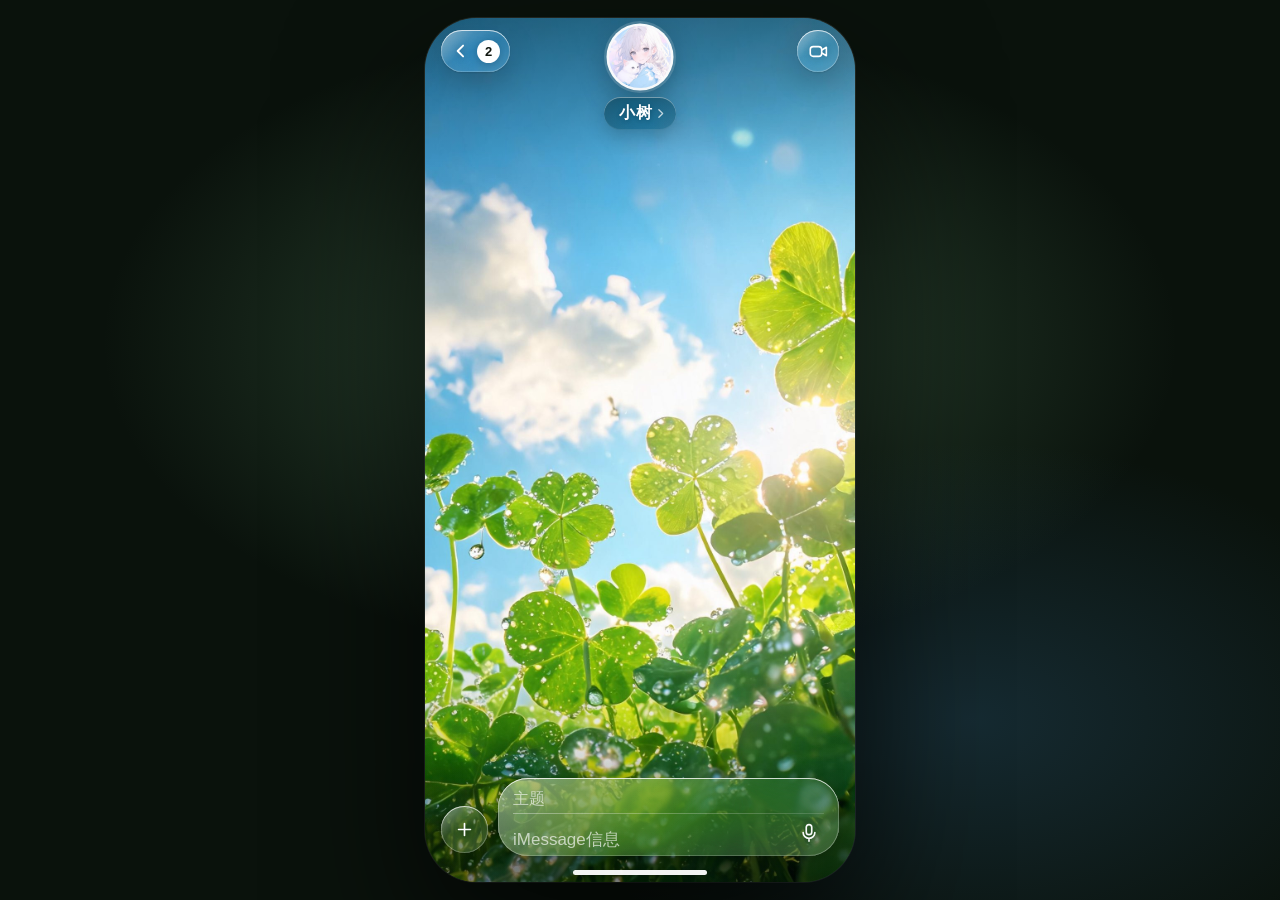
<file: index.html>
<!doctype html>
<html lang="zh-CN">
<head>
  <meta charset="utf-8" />
  <meta name="viewport" content="width=device-width, initial-scale=1, viewport-fit=cover, interactive-widget=resizes-content" />
  <meta name="theme-color" content="#0b140e" />
  <meta name="apple-mobile-web-app-capable" content="yes" />
  <meta name="mobile-web-app-capable" content="yes" />
  <meta name="apple-mobile-web-app-status-bar-style" content="black-translucent" />
  <meta name="apple-mobile-web-app-title" content="小树" />
  <meta name="format-detection" content="telephone=no" />
  <title>小树 · AI 聊天</title>
  <link rel="apple-touch-icon" href="assets/apple-touch-icon.png" />
  <link rel="icon" type="image/png" href="assets/icon-192.png" />
  <link rel="manifest" href="manifest.webmanifest" />
  <link rel="preload" as="image" href="assets/clover-bg.jpg" />
  <link rel="stylesheet" href="styles.css" />
</head>
<body>
  <div class="app theme-clover" id="app">
    <div class="bg" id="bg"></div>
    <div class="vignette"></div>
    <div class="scrim scrim-top"></div>
    <div class="scrim scrim-bottom"></div>

    <header class="topbar">
      <button class="glass back-btn" id="backBtn" aria-label="返回消息列表">
        <svg viewBox="0 0 24 24" class="ic"><path d="M14.5 5.5 8 12l6.5 6.5" /></svg>
        <span class="badge" id="unreadBadge">2</span>
      </button>

      <button class="peer" id="peerBtn" aria-label="查看对方的资料">
        <img class="avatar js-peer-avatar" src="assets/avatar.jpg" alt="" />
        <span class="name-pill">
          <span class="js-peer-name">小树</span>
          <svg viewBox="0 0 24 24" class="ic chev"><path d="m9 5 7 7-7 7" /></svg>
        </span>
      </button>

      <button class="glass call-btn" id="callBtn" aria-label="视频通话">
        <svg viewBox="0 0 24 24" class="ic">
          <rect x="2.6" y="6.4" width="13" height="11.2" rx="3.4" />
          <path d="M15.8 10.3 21 7.2v9.6l-5.2-3.1" />
        </svg>
      </button>
    </header>

    <main class="messages" id="messages" aria-live="polite">
      <div class="messages-inner" id="messagesInner"></div>
    </main>

    <div class="composer-dock" id="composerDock">
      <button class="glass plus-btn" id="plusBtn" aria-label="更多操作">
        <svg viewBox="0 0 24 24" class="ic"><path d="M12 5.2v13.6M5.2 12h13.6" /></svg>
      </button>
      <div class="composer">
        <input class="subject-input" id="subjectInput" placeholder="主题" maxlength="40" autocomplete="off" enterkeyhint="next" aria-label="主题" />
        <div class="composer-divider"></div>
        <div class="input-row">
          <textarea class="message-input" id="messageInput" rows="1" placeholder="iMessage信息" maxlength="2000" enterkeyhint="send" aria-label="消息内容"></textarea>
          <button class="icon-btn mic-btn" id="micBtn" aria-label="语音输入">
            <svg viewBox="0 0 24 24" class="ic">
              <rect x="9" y="2.8" width="6" height="11" rx="3" />
              <path d="M5.6 11.4a6.4 6.4 0 0 0 12.8 0M12 17.8v3.2" />
            </svg>
          </button>
          <button class="send-btn" id="sendBtn" aria-label="发送" hidden>
            <svg viewBox="0 0 24 24" class="ic"><path d="M12 19V5M6.2 10.8 12 5l5.8 5.8" /></svg>
          </button>
        </div>
      </div>
    </div>

    <div class="home-indicator" aria-hidden="true"></div>

    <div class="overlay" id="overlay" hidden>
      <div class="sheet" id="sheet" role="dialog" aria-modal="true" aria-label="操作面板"></div>
    </div>

    <div class="call-screen" id="callScreen" hidden>
      <div class="call-bg" id="callBg"></div>
      <div class="call-body">
        <div class="call-avatar-wrap">
          <img class="call-avatar js-peer-avatar" src="assets/avatar.jpg" alt="" />
        </div>
        <div class="call-name js-peer-name">小树</div>
        <div class="call-status" id="callStatus">正在呼叫…</div>
        <div class="call-actions">
          <button class="call-action" id="muteBtn" aria-label="静音">
            <span class="call-action-icon">
              <svg viewBox="0 0 24 24" class="ic">
                <rect x="9" y="2.8" width="6" height="11" rx="3" />
                <path d="M5.6 11.4a6.4 6.4 0 0 0 12.8 0M12 17.8v3.2" />
              </svg>
            </span>
            <span class="call-action-label">静音</span>
          </button>
          <button class="call-action" id="camBtn" aria-label="关闭摄像头">
            <span class="call-action-icon">
              <svg viewBox="0 0 24 24" class="ic">
                <rect x="2.6" y="6.4" width="13" height="11.2" rx="3.4" />
                <path d="M15.8 10.3 21 7.2v9.6l-5.2-3.1" />
              </svg>
            </span>
            <span class="call-action-label">摄像头</span>
          </button>
          <button class="call-action end" id="endCallBtn" aria-label="挂断">
            <span class="call-action-icon">
              <svg viewBox="0 0 24 24" class="ic phone">
                <path d="M4.2 10.5c4.7-4.2 10.9-4.2 15.6 0 .7.6.8 1.7.2 2.4l-1.6 1.7c-.5.5-1.3.6-1.9.2l-2-1.3c-.4-.3-.7-.8-.7-1.3v-1a10 10 0 0 0-3.6 0v1c0 .5-.2 1-.7 1.3l-2 1.3c-.6.4-1.4.3-1.9-.2l-1.6-1.7a1.8 1.8 0 0 1 .2-2.4Z" />
              </svg>
            </span>
            <span class="call-action-label">挂断</span>
          </button>
        </div>
      </div>
    </div>

    <div class="toast" id="toast" role="status" aria-live="polite"></div>
  </div>

  <script src="app.js"></script>
</body>
</html>
</file>
<file: styles.css>
/* ============================================================
   Liquid Glass design system
   多层高斯模糊 + 饱和度提升 + 镜面高光 + 折射边环
   ============================================================ */

:root {
  color-scheme: dark;
  --ease: cubic-bezier(0.22, 1, 0.36, 1);
  --spring: cubic-bezier(0.34, 1.36, 0.42, 1);
  --kb: 0px;
}

* { box-sizing: border-box; }

html, body {
  margin: 0;
  padding: 0;
  height: 100%;
  overflow: hidden;
}

body {
  font-family: -apple-system, BlinkMacSystemFont, "SF Pro Text", "SF Pro Display",
    "PingFang SC", "Hiragino Sans GB", "Noto Sans CJK SC", "Microsoft YaHei", sans-serif;
  /* 与背景同色系，任何缝隙都不会露出黑边 */
  background: linear-gradient(180deg, #8fc49a, #4e8f63 55%, #3a7a52);
  color: #fff;
  -webkit-tap-highlight-color: transparent;
  -webkit-font-smoothing: antialiased;
  text-rendering: optimizeLegibility;
}

@media (min-width: 560px) {
  body {
    display: flex;
    align-items: center;
    justify-content: center;
    background:
      radial-gradient(60% 50% at 50% 38%, rgba(96, 150, 108, 0.42), transparent 70%),
      radial-gradient(50% 44% at 76% 80%, rgba(43, 88, 120, 0.35), transparent 70%),
      #0a120c;
  }
}

button, input, textarea { font: inherit; color: inherit; }

button {
  border: 0;
  padding: 0;
  background: none;
  cursor: pointer;
  touch-action: manipulation;
}

img { display: block; }

.ic {
  width: 24px;
  height: 24px;
  fill: none;
  stroke: currentColor;
  stroke-width: 1.8;
  stroke-linecap: round;
  stroke-linejoin: round;
  flex: none;
}

/* ---------------- App shell ---------------- */

.app {
  position: relative;
  width: 100%;
  height: 100%;
  overflow: hidden;
  isolation: isolate;
  -webkit-user-select: none;
  user-select: none;
}

@media (min-width: 560px) {
  .app {
    width: 430px;
    height: min(920px, 96dvh);
    border-radius: 52px;
    box-shadow:
      0 60px 140px rgba(0, 0, 0, 0.72),
      0 0 0 1px rgba(255, 255, 255, 0.1),
      inset 0 0 0 1px rgba(255, 255, 255, 0.07);
  }
}

.bg {
  position: absolute;
  inset: -2%;
  background-color: #7fb98a;
  background-size: cover;
  background-position: center;
  z-index: 0;
  animation: kenburns 30s ease-in-out infinite alternate;
}

.app.theme-clover .bg { background-image: url("assets/clover-bg.jpg"); }
.app.theme-dusk .bg { background-image: url("assets/dusk-bg.jpg"); }
.app.theme-night .bg { background-image: url("assets/night-bg.jpg"); }

/* 暗角，增加画面纵深 */
.vignette {
  position: absolute;
  inset: 0;
  z-index: 1;
  pointer-events: none;
  background: radial-gradient(120% 90% at 50% 42%, transparent 55%, rgba(4, 12, 8, 0.28) 100%);
}

.scrim {
  position: absolute;
  left: 0;
  right: 0;
  pointer-events: none;
  z-index: 1;
}

.scrim-top {
  top: 0;
  height: 240px;
  background: linear-gradient(180deg, rgba(5, 14, 9, 0.38), rgba(5, 14, 9, 0.08) 58%, transparent);
}

.scrim-bottom {
  bottom: 0;
  height: 230px;
  background: linear-gradient(0deg, rgba(3, 9, 6, 0.48), rgba(3, 9, 6, 0.14) 55%, transparent);
}

/* ---------------- Liquid glass 材质 ---------------- */

.glass {
  position: relative;
  background:
    linear-gradient(155deg, rgba(255, 255, 255, 0.26) 0%, rgba(255, 255, 255, 0.09) 48%, rgba(255, 255, 255, 0.16) 100%);
  -webkit-backdrop-filter: blur(28px) saturate(210%) brightness(1.08);
  backdrop-filter: blur(28px) saturate(210%) brightness(1.08);
  box-shadow:
    0 10px 30px rgba(0, 0, 0, 0.2),
    0 1px 2px rgba(0, 0, 0, 0.12),
    inset 0 1px 0.5px rgba(255, 255, 255, 0.72),
    inset 0 -1px 0.5px rgba(255, 255, 255, 0.18),
    inset 1px 0 0.5px rgba(255, 255, 255, 0.22),
    inset -1px 0 0.5px rgba(255, 255, 255, 0.22);
}

/* 顶部镜面流光 */
.glass::before {
  content: "";
  position: absolute;
  inset: 0;
  border-radius: inherit;
  background: linear-gradient(128deg, rgba(255, 255, 255, 0.34) 0%, rgba(255, 255, 255, 0.04) 34%, transparent 60%);
  opacity: 0.9;
  pointer-events: none;
}

/* ---------------- Top bar ---------------- */

.topbar {
  position: absolute;
  top: calc(env(safe-area-inset-top, 0px) + 8px);
  left: 0;
  right: 0;
  height: 112px;
  z-index: 35;
  pointer-events: none;
}

.topbar > * { pointer-events: auto; }

.back-btn {
  position: absolute;
  left: 16px;
  top: 4px;
  height: 42px;
  padding: 0 10px;
  border-radius: 21px;
  display: flex;
  align-items: center;
  gap: 6px;
  color: #fff;
  transition: transform 0.22s var(--spring), filter 0.2s;
}

.back-btn .ic {
  width: 20px;
  height: 20px;
  stroke-width: 2.3;
  filter: drop-shadow(0 1px 3px rgba(0, 0, 0, 0.28));
}

.back-btn:active { transform: scale(0.93); filter: brightness(1.18); }

.badge {
  min-width: 23px;
  height: 23px;
  padding: 0 6px;
  border-radius: 12px;
  background: #fff;
  color: #10160f;
  font-size: 13px;
  font-weight: 700;
  line-height: 1;
  display: flex;
  align-items: center;
  justify-content: center;
  font-variant-numeric: tabular-nums;
  box-shadow: 0 2px 8px rgba(0, 0, 0, 0.2);
}

.badge[hidden] { display: none; }

.call-btn {
  position: absolute;
  right: 16px;
  top: 4px;
  width: 42px;
  height: 42px;
  border-radius: 50%;
  display: grid;
  place-items: center;
  color: #fff;
  transition: transform 0.22s var(--spring), filter 0.2s;
}

.call-btn .ic {
  width: 21px;
  height: 21px;
  filter: drop-shadow(0 1px 3px rgba(0, 0, 0, 0.24));
}

.call-btn:active { transform: scale(0.9); filter: brightness(1.18); }

.peer {
  position: absolute;
  left: 50%;
  top: 0;
  transform: translateX(-50%);
  display: flex;
  flex-direction: column;
  align-items: center;
  gap: 9px;
  color: #fff;
}

.avatar {
  width: 62px;
  height: 62px;
  border-radius: 50%;
  object-fit: cover;
  background: #d5ded8;
  box-shadow:
    0 0 0 2.5px rgba(255, 255, 255, 0.96),
    0 0 0 5px rgba(255, 255, 255, 0.16),
    0 12px 30px rgba(0, 0, 0, 0.32);
}

.name-pill {
  position: relative;
  display: flex;
  align-items: center;
  gap: 2px;
  height: 33px;
  padding: 0 9px 0 15px;
  border-radius: 17px;
  background: linear-gradient(155deg, rgba(16, 26, 19, 0.42), rgba(16, 26, 19, 0.26));
  -webkit-backdrop-filter: blur(22px) saturate(190%);
  backdrop-filter: blur(22px) saturate(190%);
  box-shadow:
    0 6px 20px rgba(0, 0, 0, 0.2),
    inset 0 1px 0.5px rgba(255, 255, 255, 0.4),
    inset 0 -1px 0.5px rgba(255, 255, 255, 0.1);
  font-size: 16px;
  font-weight: 600;
  letter-spacing: 0.5px;
  text-shadow: 0 1px 4px rgba(0, 0, 0, 0.24);
  transition: transform 0.22s var(--spring), background 0.2s;
}

.name-pill .chev {
  width: 13px;
  height: 13px;
  stroke-width: 2.3;
  opacity: 0.72;
}

.peer:active .name-pill {
  transform: scale(0.96);
  background: linear-gradient(155deg, rgba(16, 26, 19, 0.56), rgba(16, 26, 19, 0.4));
}

/* ---------------- Messages ---------------- */

.messages {
  position: absolute;
  inset: 0;
  z-index: 10;
  overflow-y: auto;
  overflow-x: hidden;
  -webkit-overflow-scrolling: touch;
  overscroll-behavior: contain;
  scrollbar-width: none;
}

.messages::-webkit-scrollbar { display: none; }

.messages-inner {
  min-height: 100%;
  padding: calc(env(safe-area-inset-top, 0px) + 118px) 18px calc(var(--dock-pad, 190px));
  display: flex;
  flex-direction: column;
  justify-content: flex-end;
  gap: 8px;
}

.msg-row {
  display: flex;
  width: 100%;
  animation: msg-in 0.4s var(--spring) both;
}

.msg-row.out { justify-content: flex-end; }

.bubble {
  position: relative;
  max-width: min(78%, 310px);
  padding: 9px 15px 10px;
  border-radius: 21px;
  font-size: 16.5px;
  line-height: 1.52;
  letter-spacing: 0.15px;
  white-space: pre-wrap;
  word-wrap: break-word;
  overflow-wrap: anywhere;
}

.bubble > * { position: relative; z-index: 1; }

/* 发送：蓝色玻璃，带顶部流光 */
.out .bubble {
  background: linear-gradient(168deg, #57b1ff 0%, #1f7bff 52%, #0a5ef0 100%);
  border-bottom-right-radius: 7px;
  color: #fff;
  box-shadow:
    0 10px 26px rgba(8, 80, 190, 0.34),
    0 2px 5px rgba(8, 70, 170, 0.22),
    inset 0 1px 0.5px rgba(255, 255, 255, 0.5),
    inset 0 -1px 0.5px rgba(255, 255, 255, 0.14);
  text-shadow: 0 1px 1px rgba(10, 60, 140, 0.2);
}

.out .bubble::before {
  content: "";
  position: absolute;
  inset: 0;
  border-radius: inherit;
  background: linear-gradient(126deg, rgba(255, 255, 255, 0.32) 0%, rgba(255, 255, 255, 0.05) 38%, transparent 62%);
  pointer-events: none;
}

/* 接收：透明玻璃，折射边环 + 镜面 */
.in .bubble {
  background: linear-gradient(155deg, rgba(255, 255, 255, 0.2) 0%, rgba(255, 255, 255, 0.07) 50%, rgba(255, 255, 255, 0.13) 100%);
  -webkit-backdrop-filter: blur(30px) saturate(200%) brightness(1.06);
  backdrop-filter: blur(30px) saturate(200%) brightness(1.06);
  border-bottom-left-radius: 7px;
  color: #fff;
  text-shadow: 0 1px 2px rgba(0, 0, 0, 0.16);
  box-shadow:
    0 12px 30px rgba(0, 0, 0, 0.18),
    0 1px 2px rgba(0, 0, 0, 0.1),
    inset 0 1px 0.5px rgba(255, 255, 255, 0.66),
    inset 0 -1px 0.5px rgba(255, 255, 255, 0.16),
    inset 1px 0 0.5px rgba(255, 255, 255, 0.2),
    inset -1px 0 0.5px rgba(255, 255, 255, 0.2);
}

.in .bubble::before {
  content: "";
  position: absolute;
  inset: 0;
  border-radius: inherit;
  background: linear-gradient(126deg, rgba(255, 255, 255, 0.26) 0%, rgba(255, 255, 255, 0.04) 36%, transparent 60%);
  pointer-events: none;
}

.bubble-text {
  -webkit-user-select: text;
  user-select: text;
}

.subject-line {
  display: block;
  font-size: 12.5px;
  font-weight: 700;
  letter-spacing: 0.3px;
  opacity: 0.85;
  margin-bottom: 3px;
}

.time-divider {
  align-self: center;
  margin: 6px 0 2px;
  padding: 5px 12px;
  border-radius: 13px;
  background: rgba(10, 18, 12, 0.32);
  -webkit-backdrop-filter: blur(16px) saturate(170%);
  backdrop-filter: blur(16px) saturate(170%);
  box-shadow:
    inset 0 1px 0.5px rgba(255, 255, 255, 0.22),
    0 4px 14px rgba(0, 0, 0, 0.12);
  font-size: 11.5px;
  font-weight: 500;
  letter-spacing: 0.3px;
  color: rgba(255, 255, 255, 0.92);
  text-shadow: 0 1px 5px rgba(0, 0, 0, 0.3);
}

.typing-bubble {
  display: flex;
  align-items: center;
  gap: 5px;
  min-width: 56px;
  padding: 14px 17px;
}

.typing-bubble span {
  width: 7px;
  height: 7px;
  border-radius: 50%;
  background: rgba(255, 255, 255, 0.9);
  box-shadow: 0 1px 3px rgba(0, 0, 0, 0.15);
  animation: typing 1.25s infinite ease-in-out;
}

.typing-bubble span:nth-child(2) { animation-delay: 0.16s; }
.typing-bubble span:nth-child(3) { animation-delay: 0.32s; }

/* ---------------- Composer ---------------- */

.composer-dock {
  position: absolute;
  left: 0;
  right: 0;
  bottom: calc(env(safe-area-inset-bottom, 0px) + 26px);
  z-index: 30;
  display: flex;
  align-items: flex-end;
  gap: 10px;
  padding: 0 16px;
  transform: translateY(calc(var(--kb, 0px) * -1));
  transition: transform 0.3s var(--spring);
  will-change: transform;
}

.plus-btn {
  width: 47px;
  height: 47px;
  flex: 0 0 47px;
  margin-bottom: 3px;
  border-radius: 50%;
  display: grid;
  place-items: center;
  color: #fff;
  transition: transform 0.22s var(--spring), filter 0.2s;
}

.plus-btn .ic {
  width: 21px;
  height: 21px;
  stroke-width: 1.9;
  filter: drop-shadow(0 1px 3px rgba(0, 0, 0, 0.24));
}

.plus-btn:active { transform: scale(0.9); filter: brightness(1.18); }

.composer {
  flex: 1;
  min-width: 0;
  border-radius: 30px;
  padding: 9px 15px 8px;
  background: linear-gradient(158deg, rgba(255, 255, 255, 0.28) 0%, rgba(255, 255, 255, 0.1) 50%, rgba(255, 255, 255, 0.18) 100%);
  -webkit-backdrop-filter: blur(34px) saturate(210%) brightness(1.07);
  backdrop-filter: blur(34px) saturate(210%) brightness(1.07);
  box-shadow:
    0 14px 38px rgba(0, 0, 0, 0.24),
    0 2px 6px rgba(0, 0, 0, 0.12),
    inset 0 1px 0.5px rgba(255, 255, 255, 0.78),
    inset 0 -1px 0.5px rgba(255, 255, 255, 0.2),
    inset 1px 0 0.5px rgba(255, 255, 255, 0.22),
    inset -1px 0 0.5px rgba(255, 255, 255, 0.22);
}

.composer::before {
  content: "";
  position: absolute;
  inset: 0;
  border-radius: inherit;
  background: linear-gradient(128deg, rgba(255, 255, 255, 0.3) 0%, rgba(255, 255, 255, 0.04) 36%, transparent 62%);
  opacity: 0.85;
  pointer-events: none;
}

.composer > * { position: relative; }

.subject-input {
  display: block;
  width: 100%;
  height: 24px;
  padding: 0;
  border: 0;
  outline: 0;
  background: transparent;
  font-size: 16px;
  letter-spacing: 0.2px;
  color: rgba(255, 255, 255, 0.97);
  caret-color: #fff;
  -webkit-user-select: text;
  user-select: text;
}

.subject-input::placeholder { color: rgba(255, 255, 255, 0.62); }

.composer-divider {
  height: 1px;
  margin: 2px 0 0;
  background: linear-gradient(90deg, rgba(255, 255, 255, 0.36), rgba(255, 255, 255, 0.14));
}

.input-row {
  display: flex;
  align-items: flex-end;
  gap: 6px;
  padding-top: 3px;
}

.message-input {
  flex: 1;
  min-width: 0;
  height: 25px;
  max-height: 100px;
  padding: 4px 0 3px;
  border: 0;
  outline: 0;
  resize: none;
  background: transparent;
  font-size: 17px;
  line-height: 25px;
  color: #fff;
  caret-color: #fff;
  scrollbar-width: none;
  -webkit-user-select: text;
  user-select: text;
}

.message-input::-webkit-scrollbar { display: none; }

.message-input::placeholder { color: rgba(255, 255, 255, 0.66); }

.mic-btn {
  width: 30px;
  height: 32px;
  display: grid;
  place-items: center;
  color: rgba(255, 255, 255, 0.97);
  margin-bottom: -1px;
  transition: color 0.2s, transform 0.2s;
}

.mic-btn .ic {
  width: 22px;
  height: 22px;
  filter: drop-shadow(0 1px 3px rgba(0, 0, 0, 0.18));
}

.mic-btn[hidden] { display: none; }

.mic-btn.recording {
  color: #ff8a80;
  animation: pulse 1.1s infinite;
}

.send-btn {
  width: 30px;
  height: 30px;
  border-radius: 50%;
  display: grid;
  place-items: center;
  background: linear-gradient(168deg, #57b1ff, #0a5ef0);
  color: #fff;
  box-shadow:
    0 4px 14px rgba(8, 80, 190, 0.4),
    inset 0 1px 0.5px rgba(255, 255, 255, 0.5);
  transition: opacity 0.18s, transform 0.22s var(--spring);
}

.send-btn .ic {
  width: 18px;
  height: 18px;
  stroke-width: 2.5;
}

.send-btn[hidden] { display: none; }
.send-btn[disabled] { opacity: 0.45; }
.send-btn:active { transform: scale(0.9); }

.home-indicator {
  position: absolute;
  left: 50%;
  bottom: calc(env(safe-area-inset-bottom, 0px) + 7px);
  transform: translateX(-50%);
  width: 134px;
  height: 5px;
  border-radius: 3px;
  background: rgba(255, 255, 255, 0.95);
  box-shadow: 0 1px 4px rgba(0, 0, 0, 0.2);
  z-index: 45;
  pointer-events: none;
}

/* ---------------- Sheets ---------------- */

.overlay {
  position: absolute;
  inset: 0;
  z-index: 100;
  display: flex;
  align-items: flex-end;
  justify-content: center;
  background: rgba(2, 8, 5, 0.34);
  -webkit-backdrop-filter: blur(6px) saturate(120%);
  backdrop-filter: blur(6px) saturate(120%);
  opacity: 0;
  transition: opacity 0.28s var(--ease);
}

.overlay.show { opacity: 1; }
.overlay[hidden] { display: none; }

.sheet {
  width: 100%;
  max-height: 82%;
  margin: 0 9px calc(9px + env(safe-area-inset-bottom, 0px));
  padding: 10px 17px 20px;
  border-radius: 34px;
  background: linear-gradient(160deg, rgba(44, 56, 48, 0.66) 0%, rgba(26, 34, 28, 0.74) 100%);
  -webkit-backdrop-filter: blur(54px) saturate(190%) brightness(1.06);
  backdrop-filter: blur(54px) saturate(190%) brightness(1.06);
  box-shadow:
    0 34px 90px rgba(0, 0, 0, 0.5),
    0 4px 14px rgba(0, 0, 0, 0.24),
    inset 0 1px 0.5px rgba(255, 255, 255, 0.4),
    inset 0 -1px 0.5px rgba(255, 255, 255, 0.1),
    inset 1px 0 0.5px rgba(255, 255, 255, 0.12),
    inset -1px 0 0.5px rgba(255, 255, 255, 0.12);
  overflow-y: auto;
  overscroll-behavior: contain;
  transform: translateY(30px) scale(0.97);
  opacity: 0;
  transition: transform 0.48s var(--spring), opacity 0.26s var(--ease);
  scrollbar-width: none;
}

.sheet::-webkit-scrollbar { display: none; }

.overlay.show .sheet {
  transform: none;
  opacity: 1;
}

.sheet::before {
  content: "";
  position: sticky;
  top: 0;
  display: block;
  height: 0;
}

.grabber {
  width: 38px;
  height: 5px;
  margin: 0 auto 13px;
  border-radius: 3px;
  background: rgba(255, 255, 255, 0.34);
  box-shadow: inset 0 0.5px 0.5px rgba(255, 255, 255, 0.5);
}

.sheet-title {
  margin: 2px 0 14px;
  font-size: 17px;
  font-weight: 700;
  letter-spacing: 0.3px;
  text-align: center;
  text-shadow: 0 1px 6px rgba(0, 0, 0, 0.18);
}

.sheet-sub {
  margin: -8px 0 14px;
  font-size: 12.5px;
  color: rgba(255, 255, 255, 0.52);
  text-align: center;
}

.action {
  width: 100%;
  display: flex;
  align-items: center;
  gap: 14px;
  padding: 10px;
  border-radius: 18px;
  font-size: 16.5px;
  text-align: left;
  color: #fff;
  transition: background 0.18s, transform 0.22s var(--spring);
}

.action:active {
  background: rgba(255, 255, 255, 0.1);
  transform: scale(0.98);
}

.action-icon {
  width: 37px;
  height: 37px;
  flex: 0 0 37px;
  border-radius: 12px;
  display: grid;
  place-items: center;
  background: linear-gradient(160deg, rgba(255, 255, 255, 0.22), rgba(255, 255, 255, 0.08));
  box-shadow:
    inset 0 1px 0.5px rgba(255, 255, 255, 0.45),
    0 3px 10px rgba(0, 0, 0, 0.14);
}

.action-icon .ic {
  width: 19px;
  height: 19px;
}

.action.danger { color: #ff8a80; }

.action.danger .action-icon {
  background: linear-gradient(160deg, rgba(255, 96, 84, 0.4), rgba(255, 96, 84, 0.16));
}

.sheet-sep {
  height: 1px;
  margin: 7px 10px;
  background: linear-gradient(90deg, transparent, rgba(255, 255, 255, 0.14) 22%, rgba(255, 255, 255, 0.14) 78%, transparent);
}

/* avatar picker inside settings sheet */

.avatar-row {
  display: flex;
  align-items: center;
  gap: 14px;
  padding: 2px 4px 12px;
}

.avatar-pick {
  width: 58px;
  height: 58px;
  flex: 0 0 58px;
  border-radius: 50%;
  object-fit: cover;
  background: #d5ded8;
  cursor: pointer;
  box-shadow:
    0 0 0 2px rgba(255, 255, 255, 0.75),
    0 6px 18px rgba(0, 0, 0, 0.24);
}

.avatar-row-main { flex: 1; min-width: 0; }

.avatar-row-title {
  font-size: 15.5px;
  font-weight: 600;
  margin-bottom: 3px;
}

.link-btn {
  padding: 0;
  font-size: 13.5px;
  color: #82c8ff;
  text-align: left;
}

/* theme picker */

.theme-grid {
  display: grid;
  grid-template-columns: repeat(4, 1fr);
  gap: 10px;
  padding: 2px 2px 10px;
}

.theme-item {
  position: relative;
  aspect-ratio: 3 / 4.6;
  border-radius: 17px;
  overflow: hidden;
  background-size: cover;
  background-position: center;
  box-shadow:
    0 6px 18px rgba(0, 0, 0, 0.26),
    inset 0 0 0 1px rgba(255, 255, 255, 0.2);
  transition: transform 0.24s var(--spring), box-shadow 0.2s;
}

.theme-item:active { transform: scale(0.95); }

.theme-item.selected {
  box-shadow:
    0 8px 22px rgba(0, 0, 0, 0.3),
    0 0 0 2.5px rgba(130, 205, 255, 0.95),
    0 0 14px rgba(110, 190, 255, 0.4);
}

.theme-label {
  position: absolute;
  left: 0;
  right: 0;
  bottom: 0;
  padding: 18px 4px 6px;
  font-size: 11.5px;
  font-weight: 600;
  text-align: center;
  text-shadow: 0 1px 4px rgba(0, 0, 0, 0.45);
  background: linear-gradient(transparent, rgba(0, 0, 0, 0.58));
}

.theme-check {
  position: absolute;
  top: 7px;
  right: 7px;
  width: 20px;
  height: 20px;
  border-radius: 50%;
  display: grid;
  place-items: center;
  background: linear-gradient(168deg, #6cc4ff, #0a7bf0);
  color: #fff;
  box-shadow: 0 2px 8px rgba(0, 60, 140, 0.4), inset 0 1px 0.5px rgba(255, 255, 255, 0.55);
  opacity: 0;
  transform: scale(0.6);
  transition: opacity 0.2s var(--ease), transform 0.24s var(--spring);
}

.theme-check .ic {
  width: 12px;
  height: 12px;
  stroke-width: 2.6;
}

.theme-item.selected .theme-check {
  opacity: 1;
  transform: none;
}

/* settings */

.field { margin-bottom: 12px; }

.field label {
  display: block;
  margin: 0 4px 6px;
  font-size: 12px;
  font-weight: 600;
  letter-spacing: 0.4px;
  color: rgba(255, 255, 255, 0.6);
}

.field input {
  width: 100%;
  height: 44px;
  padding: 0 14px;
  border-radius: 14px;
  border: 0;
  background: rgba(255, 255, 255, 0.1);
  box-shadow:
    inset 0 1px 0.5px rgba(255, 255, 255, 0.22),
    inset 0 -1px 0.5px rgba(255, 255, 255, 0.05);
  outline: 0;
  font-size: 16px;
  color: #fff;
  transition: background 0.2s, box-shadow 0.2s;
  -webkit-user-select: text;
  user-select: text;
}

.field input:focus {
  background: rgba(255, 255, 255, 0.14);
  box-shadow:
    inset 0 1px 0.5px rgba(255, 255, 255, 0.24),
    0 0 0 2.5px rgba(110, 190, 255, 0.55);
}

.field input::placeholder { color: rgba(255, 255, 255, 0.4); }

.hint {
  margin: 4px 4px 14px;
  font-size: 12px;
  line-height: 1.65;
  color: rgba(255, 255, 255, 0.5);
}

.primary-btn {
  width: 100%;
  height: 48px;
  border-radius: 16px;
  background: linear-gradient(168deg, #57b1ff 0%, #1f7bff 55%, #0a5ef0 100%);
  color: #fff;
  font-size: 16px;
  font-weight: 600;
  letter-spacing: 0.3px;
  box-shadow:
    0 12px 28px rgba(8, 80, 190, 0.36),
    inset 0 1px 0.5px rgba(255, 255, 255, 0.45);
  text-shadow: 0 1px 1px rgba(10, 60, 140, 0.24);
  transition: transform 0.22s var(--spring), filter 0.2s;
}

.primary-btn:active { transform: scale(0.98); filter: brightness(1.1); }

.secondary-btn {
  width: 100%;
  height: 46px;
  margin-top: 10px;
  border-radius: 16px;
  background: linear-gradient(160deg, rgba(255, 255, 255, 0.16), rgba(255, 255, 255, 0.07));
  box-shadow:
    inset 0 1px 0.5px rgba(255, 255, 255, 0.34),
    0 4px 14px rgba(0, 0, 0, 0.12);
  font-size: 15.5px;
  font-weight: 500;
  color: #fff;
  transition: transform 0.22s var(--spring), background 0.2s;
}

.secondary-btn:active {
  transform: scale(0.98);
  background: linear-gradient(160deg, rgba(255, 255, 255, 0.22), rgba(255, 255, 255, 0.11));
}

/* profile */

.profile {
  display: flex;
  flex-direction: column;
  align-items: center;
  padding: 2px 8px 0;
  text-align: center;
}

.profile-avatar {
  width: 88px;
  height: 88px;
  border-radius: 50%;
  object-fit: cover;
  background: #d5ded8;
  box-shadow:
    0 0 0 2.5px rgba(255, 255, 255, 0.95),
    0 0 0 5.5px rgba(255, 255, 255, 0.14),
    0 16px 40px rgba(0, 0, 0, 0.4);
}

.profile-name {
  margin-top: 13px;
  font-size: 22px;
  font-weight: 700;
  letter-spacing: 0.5px;
  text-shadow: 0 2px 8px rgba(0, 0, 0, 0.22);
}

.profile-sub {
  margin-top: 3px;
  font-size: 12.5px;
  color: rgba(255, 255, 255, 0.56);
}

.profile-bio {
  margin: 13px 0 18px;
  font-size: 13.5px;
  line-height: 1.75;
  color: rgba(255, 255, 255, 0.78);
}

.profile-actions {
  width: 100%;
  display: grid;
  gap: 9px;
}

.profile-actions .secondary-btn { margin-top: 0; }

/* conversation list */

.conv-row {
  width: 100%;
  display: flex;
  align-items: center;
  gap: 12px;
  padding: 10px 8px;
  border-radius: 18px;
  text-align: left;
  transition: background 0.18s, transform 0.22s var(--spring);
}

.conv-row:active {
  background: rgba(255, 255, 255, 0.09);
  transform: scale(0.99);
}

.conv-avatar {
  width: 50px;
  height: 50px;
  flex: 0 0 50px;
  border-radius: 50%;
  object-fit: cover;
  background: #d5ded8;
  box-shadow: 0 0 0 1.5px rgba(255, 255, 255, 0.7), 0 5px 14px rgba(0, 0, 0, 0.2);
}

.conv-main { flex: 1; min-width: 0; }

.conv-top {
  display: flex;
  align-items: baseline;
  justify-content: space-between;
  gap: 8px;
}

.conv-name {
  font-size: 16.5px;
  font-weight: 600;
}

.conv-time {
  flex: none;
  font-size: 11.5px;
  color: rgba(255, 255, 255, 0.48);
}

.conv-sub {
  display: flex;
  align-items: center;
  gap: 8px;
  margin-top: 3px;
}

.conv-preview {
  flex: 1;
  min-width: 0;
  font-size: 13px;
  color: rgba(255, 255, 255, 0.54);
  overflow: hidden;
  text-overflow: ellipsis;
  white-space: nowrap;
}

.conv-badge {
  flex: none;
  min-width: 20px;
  height: 20px;
  padding: 0 6px;
  border-radius: 10px;
  background: linear-gradient(168deg, #6cc4ff, #0a7bf0);
  color: #fff;
  font-size: 11.5px;
  font-weight: 700;
  display: flex;
  align-items: center;
  justify-content: center;
  box-shadow: 0 3px 10px rgba(0, 70, 160, 0.35);
}

.conv-badge[hidden] { display: none; }

/* ---------------- Call ---------------- */

.call-screen {
  position: absolute;
  inset: 0;
  z-index: 150;
  display: flex;
  align-items: center;
  justify-content: center;
  overflow: hidden;
}

.call-screen[hidden] { display: none; }

.call-bg {
  position: absolute;
  inset: -40px;
  background-size: cover;
  background-position: center;
  filter: blur(34px) brightness(0.5) saturate(1.2);
  transform: scale(1.14);
}

.call-screen::after {
  content: "";
  position: absolute;
  inset: 0;
  background: linear-gradient(180deg, rgba(5, 12, 8, 0.2), rgba(3, 8, 5, 0.74));
}

.call-body {
  position: relative;
  z-index: 1;
  width: 100%;
  padding: 0 34px;
  display: flex;
  flex-direction: column;
  align-items: center;
  text-align: center;
  animation: call-in 0.45s var(--spring) both;
}

.call-avatar-wrap {
  position: relative;
  margin-bottom: 26px;
}

.call-avatar-wrap::before,
.call-avatar-wrap::after {
  content: "";
  position: absolute;
  inset: -14px;
  border-radius: 50%;
  border: 1px solid rgba(255, 255, 255, 0.28);
  animation: ring 2.8s infinite ease-out;
}

.call-avatar-wrap::after { animation-delay: 1.4s; }

.call-avatar {
  width: 114px;
  height: 114px;
  border-radius: 50%;
  object-fit: cover;
  background: #d5ded8;
  box-shadow:
    0 0 0 2.5px rgba(255, 255, 255, 0.9),
    0 24px 60px rgba(0, 0, 0, 0.46);
}

.call-name {
  font-size: 28px;
  font-weight: 600;
  letter-spacing: 1px;
  text-shadow: 0 2px 12px rgba(0, 0, 0, 0.3);
}

.call-status {
  margin-top: 9px;
  font-size: 14px;
  color: rgba(255, 255, 255, 0.74);
  font-variant-numeric: tabular-nums;
  letter-spacing: 0.3px;
}

.call-actions {
  display: flex;
  gap: 34px;
  margin-top: 56px;
}

.call-action {
  display: flex;
  flex-direction: column;
  align-items: center;
  gap: 9px;
  color: #fff;
}

.call-action-icon {
  width: 66px;
  height: 66px;
  border-radius: 50%;
  display: grid;
  place-items: center;
  background: linear-gradient(155deg, rgba(255, 255, 255, 0.26) 0%, rgba(255, 255, 255, 0.1) 55%, rgba(255, 255, 255, 0.18) 100%);
  -webkit-backdrop-filter: blur(24px) saturate(180%);
  backdrop-filter: blur(24px) saturate(180%);
  box-shadow:
    0 10px 26px rgba(0, 0, 0, 0.24),
    inset 0 1px 0.5px rgba(255, 255, 255, 0.62),
    inset 0 -1px 0.5px rgba(255, 255, 255, 0.16);
  transition: background 0.2s, color 0.2s, transform 0.22s var(--spring);
}

.call-action:active .call-action-icon { transform: scale(0.92); }

.call-action.active .call-action-icon {
  background: rgba(255, 255, 255, 0.94);
  color: #10160f;
}

.call-action.end .call-action-icon {
  background: linear-gradient(168deg, #ff6b5e, #e6362b);
  box-shadow: 0 12px 30px rgba(230, 44, 32, 0.42), inset 0 1px 0.5px rgba(255, 255, 255, 0.4);
}

.call-action .ic {
  width: 26px;
  height: 26px;
  stroke-width: 1.7;
}

.call-action.end .ic.phone {
  fill: currentColor;
  stroke: none;
}

.call-action-label {
  font-size: 12px;
  color: rgba(255, 255, 255, 0.78);
  text-shadow: 0 1px 4px rgba(0, 0, 0, 0.2);
}

/* ---------------- Toast ---------------- */

.toast {
  position: absolute;
  left: 50%;
  bottom: calc(var(--dock-pad, 190px) + 4px);
  z-index: 200;
  max-width: 78%;
  padding: 9px 17px;
  border-radius: 999px;
  background: linear-gradient(160deg, rgba(40, 52, 44, 0.8), rgba(24, 32, 26, 0.86));
  -webkit-backdrop-filter: blur(26px) saturate(180%);
  backdrop-filter: blur(26px) saturate(180%);
  box-shadow:
    0 10px 30px rgba(0, 0, 0, 0.3),
    inset 0 1px 0.5px rgba(255, 255, 255, 0.32);
  font-size: 13.5px;
  line-height: 1.35;
  text-align: center;
  color: #fff;
  opacity: 0;
  transform: translate(-50%, 10px);
  pointer-events: none;
  transition: opacity 0.26s var(--ease), transform 0.26s var(--spring);
}

.toast.show {
  opacity: 1;
  transform: translate(-50%, 0);
}

/* ---------------- Motion ---------------- */

@keyframes msg-in {
  from { opacity: 0; transform: translateY(10px) scale(0.97); }
  to { opacity: 1; transform: none; }
}

@keyframes typing {
  0%, 60%, 100% { transform: translateY(0); opacity: 0.5; }
  30% { transform: translateY(-4px); opacity: 1; }
}

@keyframes ring {
  0% { transform: scale(1); opacity: 0.65; }
  100% { transform: scale(1.45); opacity: 0; }
}

@keyframes pulse {
  0%, 100% { opacity: 1; }
  50% { opacity: 0.45; }
}

@keyframes call-in {
  from { opacity: 0; transform: scale(0.96); }
  to { opacity: 1; transform: none; }
}

@keyframes kenburns {
  from { transform: scale(1.02); }
  to { transform: scale(1.1) translateY(-1.2%); }
}

@media (prefers-reduced-motion: reduce) {
  *, *::before, *::after {
    animation-duration: 0.01ms !important;
    animation-iteration-count: 1 !important;
    transition-duration: 0.01ms !important;
  }
}

/* Standalone PWA / native shell: keep the system gesture areas clear */
@media (display-mode: standalone) {
  .home-indicator { display: none; }
}

html.native .home-indicator { display: none; }
html.native .composer-dock { bottom: calc(env(safe-area-inset-bottom, 0px) + 14px); }
</file>
